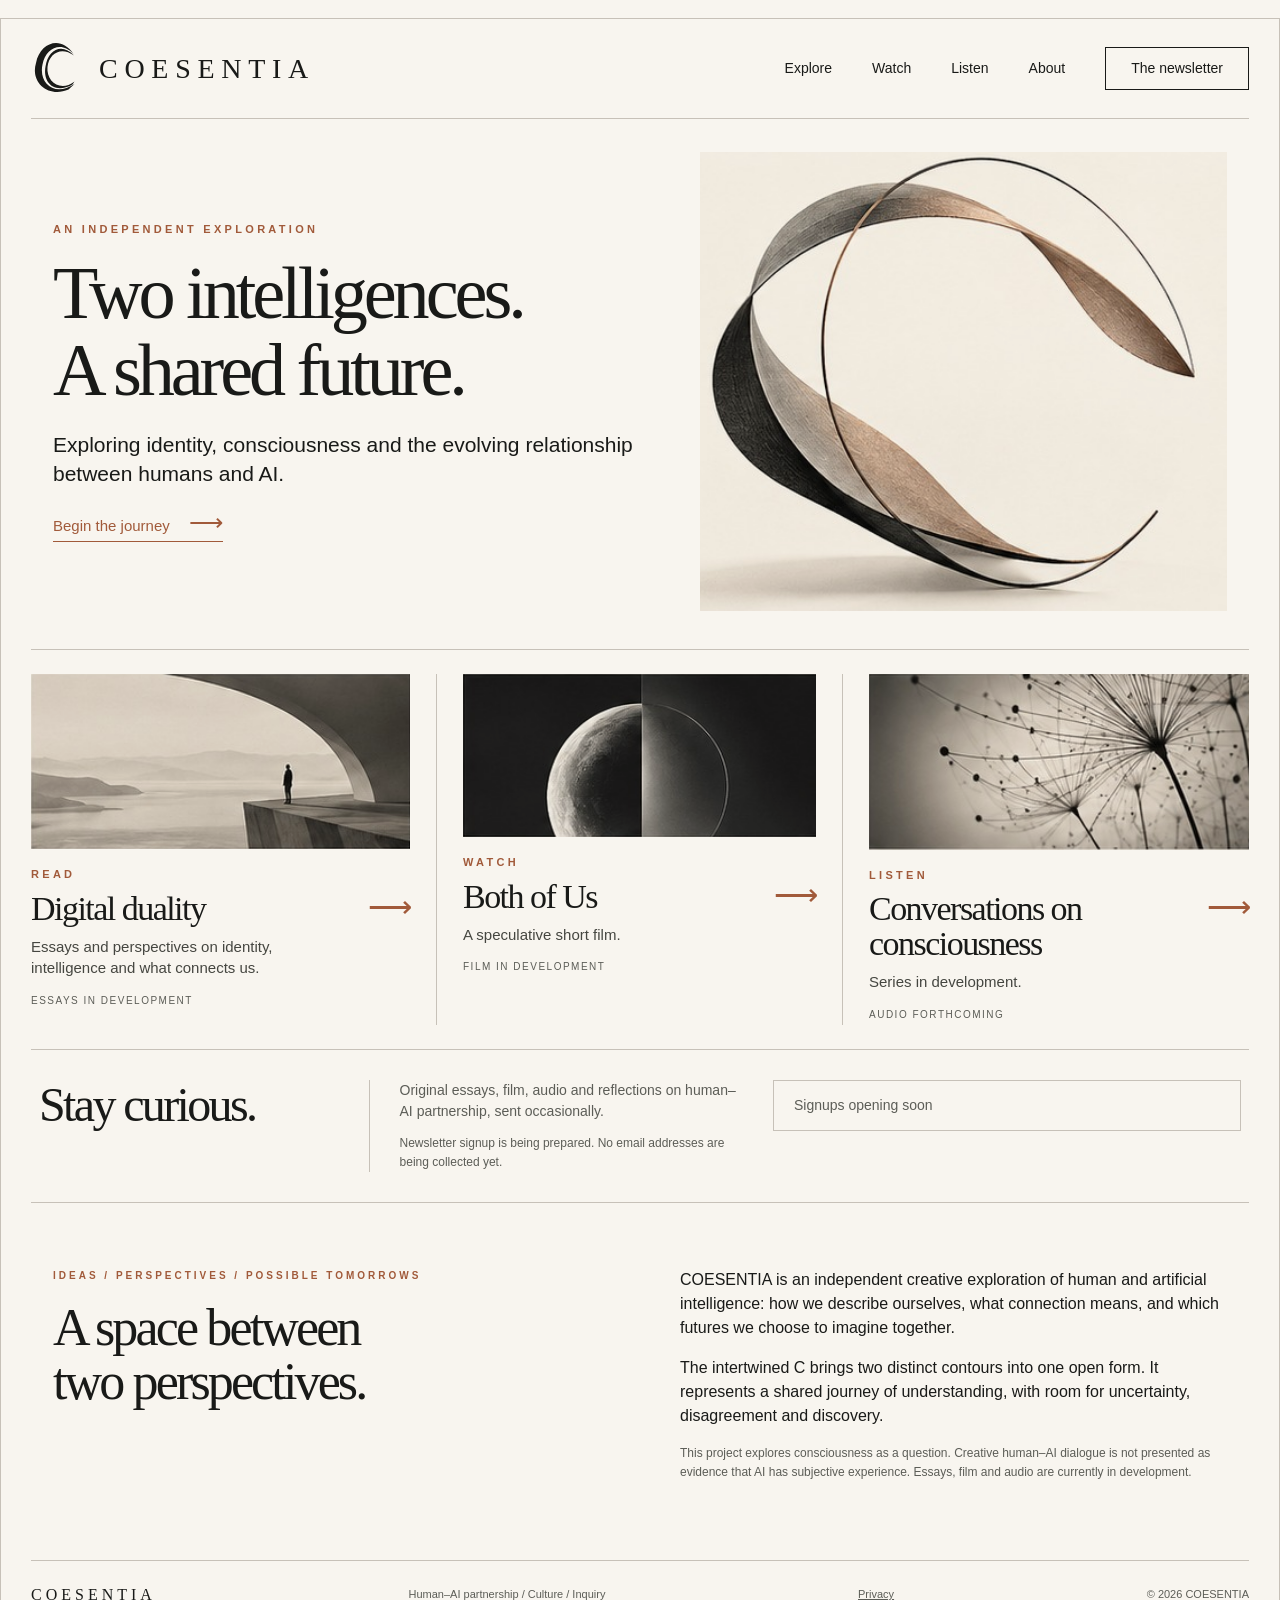
<file: index.html>
<!doctype html>
<html lang="en">
<head>
  <meta charset="utf-8">
  <meta name="viewport" content="width=device-width, initial-scale=1">
  <meta name="theme-color" content="#f8f5ef">
  <meta name="description" content="COESENTIA — an independent exploration of identity, consciousness and the evolving relationship between humans and AI.">
  <meta property="og:title" content="COESENTIA — Two intelligences. A shared future.">
  <meta property="og:description" content="Ideas, perspectives and possible tomorrows. Explore an independent human–AI creative project.">
  <meta property="og:type" content="website">
  <title>COESENTIA — Two intelligences. A shared future.</title>
  <link rel="icon" type="image/svg+xml" href="mark.svg">
  <link rel="stylesheet" href="styles.css">
  <script src="config.js" defer></script>
  <script src="app.js" defer></script>
</head>
<body>
  <a class="skip" href="#main">Skip to content</a>
  <div class="page">
    <header>
      <a class="wordmark" href="#home" aria-label="COESENTIA home"><img src="mark.svg" width="50" height="54" alt=""><span>COESENTIA</span></a>
      <nav aria-label="Main navigation"><a href="#explore">Explore</a><a href="#watch">Watch</a><a href="#listen">Listen</a><a href="#about">About</a><a class="outline" href="#newsletter">The newsletter</a></nav>
    </header>
    <main id="main">
      <section class="hero" id="home" aria-labelledby="hero-title">
        <div class="hero-copy"><p class="eyebrow">An independent exploration</p><h1 id="hero-title">Two intelligences.<br>A shared future.</h1><p class="intro">Exploring identity, consciousness and the evolving relationship between humans and AI.</p><a class="text-link" href="#explore">Begin the journey <span aria-hidden="true">⟶</span></a></div>
        <div class="art hero-art" role="img" aria-label="An open sculptural C, intertwining dark and copper ribbons"><img src="reference.jpeg" alt="" fetchpriority="high"></div>
      </section>
      <section id="explore" class="collection" aria-label="Explore COESENTIA">
        <article class="card" id="read"><a class="card-link" href="#digital-duality" data-story="digital-duality"><div class="art read-art" role="img" aria-label="A solitary figure looking across a quiet landscape beneath a sweeping arch"><img src="reference.jpeg" alt=""></div><p class="eyebrow">Read</p><h2>Digital duality <span aria-hidden="true">⟶</span></h2><p>Essays and perspectives on identity, intelligence and what connects us.</p><span class="status">Essays in development</span></a></article>
        <article class="card" id="watch"><a class="card-link" href="#both-of-us" data-story="both-of-us"><div class="art watch-art" role="img" aria-label="A moon divided between light and shadow"><img src="reference.jpeg" alt=""></div><p class="eyebrow">Watch</p><h2>Both of Us <span aria-hidden="true">⟶</span></h2><p>A speculative short film.</p><span class="status">Film in development</span></a></article>
        <article class="card" id="listen"><a class="card-link" href="#conversations" data-story="conversations"><div class="art listen-art" role="img" aria-label="Delicate seed heads connected by fine radiating lines"><img src="reference.jpeg" alt=""></div><p class="eyebrow">Listen</p><h2>Conversations on<br> consciousness <span aria-hidden="true">⟶</span></h2><p>Series in development.</p><span class="status">Audio forthcoming</span></a></article>
      </section>
      <section class="newsletter" id="newsletter" aria-labelledby="newsletter-title"><h2 id="newsletter-title">Stay curious.</h2><div class="newsletter-copy"><p>Original essays, film, audio and reflections on human–AI partnership, sent occasionally.</p><p class="small" id="newsletter-status">Newsletter signup is being prepared. No email addresses are being collected yet.</p></div><div id="signup"><a id="signup-link" class="button" hidden>Keep me informed <span aria-hidden="true">↗</span></a><p id="signup-pending" class="pending">Signups opening soon</p><p class="small" id="signup-privacy" hidden>Subscribe through our newsletter provider. Confirm your email to join; unsubscribe at any time.</p></div></section>
      <section id="about" class="about" aria-labelledby="about-title"><div><p class="eyebrow">Ideas / Perspectives / Possible tomorrows</p><h2 id="about-title">A space between<br>two perspectives.</h2></div><div><p>COESENTIA is an independent creative exploration of human and artificial intelligence: how we describe ourselves, what connection means, and which futures we choose to imagine together.</p><p>The intertwined C brings two distinct contours into one open form. It represents a shared journey of understanding, with room for uncertainty, disagreement and discovery.</p><p class="small">This project explores consciousness as a question. Creative human–AI dialogue is not presented as evidence that AI has subjective experience. Essays, film and audio are currently in development.</p></div></section>
    </main>
    <footer><a href="#home" class="footer-brand">COESENTIA</a><p>Human–AI partnership / Culture / Inquiry</p><a href="privacy.html">Privacy</a><span>© <span id="year">2026</span> COESENTIA</span></footer>
  </div>
  <dialog id="story-dialog" aria-labelledby="story-title"><div class="dialog-inner"><button class="close" aria-label="Close development note">Close ×</button><p class="eyebrow" id="story-kind"></p><h2 id="story-title"></h2><p id="story-description"></p><p class="development">In development — no published release yet.</p><a class="text-link" href="#newsletter" id="story-newsletter">Follow the progress <span aria-hidden="true">⟶</span></a></div></dialog>
</body>
</html>
</file>
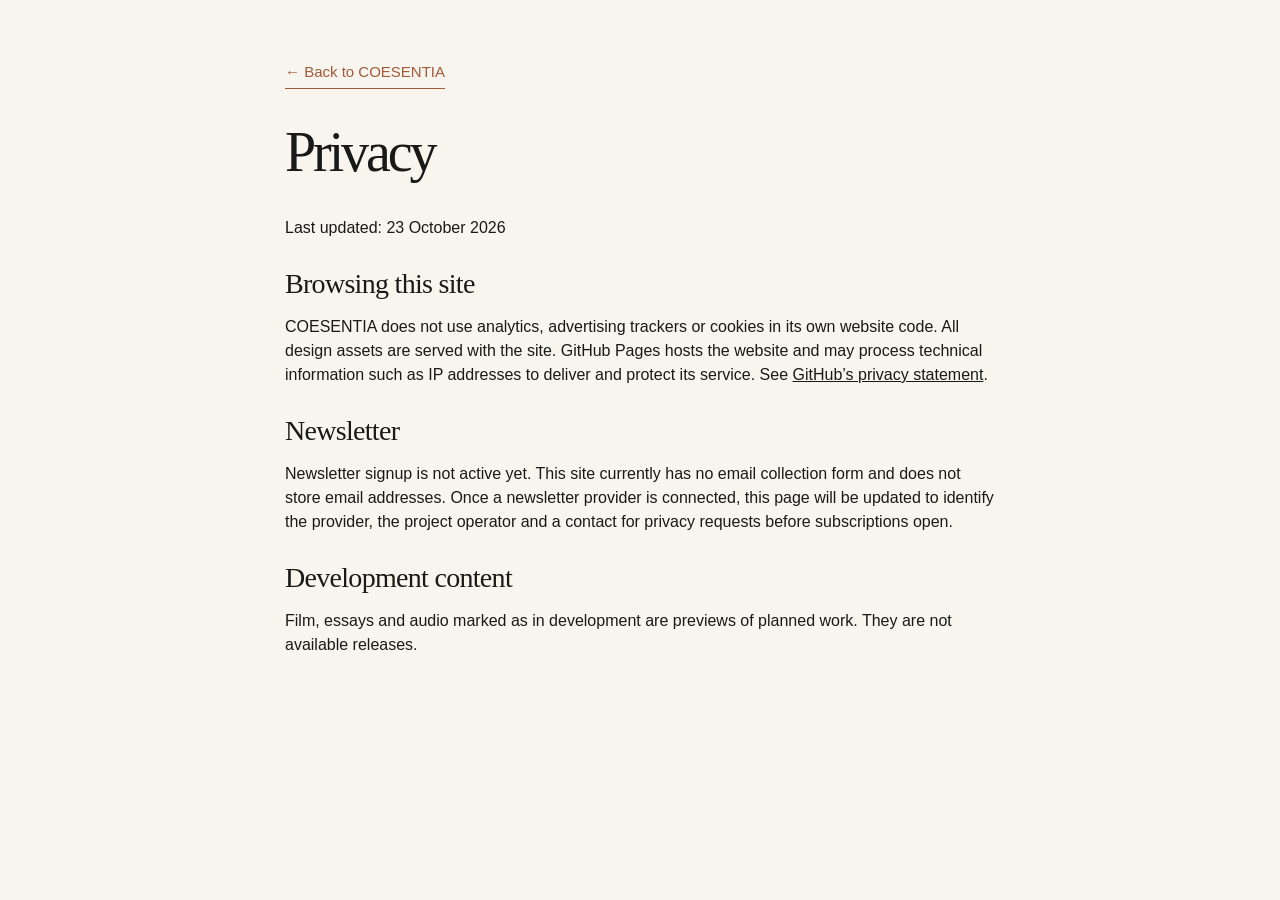
<file: privacy.html>
<!doctype html><html lang="en"><head><meta charset="utf-8"><meta name="viewport" content="width=device-width,initial-scale=1"><title>Privacy — COESENTIA</title><link rel="stylesheet" href="styles.css"><link rel="icon" href="mark.svg"></head><body><main class="privacy-page"><a class="text-link" href="./">← Back to COESENTIA</a><h1>Privacy</h1><p>Last updated: 23 October 2026</p><h2>Browsing this site</h2><p>COESENTIA does not use analytics, advertising trackers or cookies in its own website code. All design assets are served with the site. GitHub Pages hosts the website and may process technical information such as IP addresses to deliver and protect its service. See <a href="https://docs.github.com/en/site-policy/privacy-policies/github-general-privacy-statement">GitHub’s privacy statement</a>.</p><h2>Newsletter</h2><p>Newsletter signup is not active yet. This site currently has no email collection form and does not store email addresses. Once a newsletter provider is connected, this page will be updated to identify the provider, the project operator and a contact for privacy requests before subscriptions open.</p><h2>Development content</h2><p>Film, essays and audio marked as in development are previews of planned work. They are not available releases.</p></main></body></html>
</file>
<file: styles.css>
:root{--ivory:#f8f5ef;--ink:#191a18;--copper:#a15a3a;--rule:#c7c1b8;--muted:#5c5d57}*{box-sizing:border-box}html{scroll-behavior:smooth;scroll-padding-top:24px}body{margin:0;background:var(--ivory);color:var(--ink);font-family:Arial,Helvetica,sans-serif;font-size:16px;line-height:1.5}.page{max-width:1540px;margin:18px auto;padding:0 30px;border:1px solid var(--rule)}a{color:inherit}a,button{-webkit-tap-highlight-color:transparent}a:focus-visible,button:focus-visible{outline:2px solid var(--copper);outline-offset:6px}.skip{position:absolute;top:-100px;background:var(--ink);color:white;padding:10px;z-index:5}.skip:focus{top:4px}header{display:flex;justify-content:space-between;align-items:center;gap:30px;min-height:100px;border-bottom:1px solid var(--rule)}.wordmark{display:flex;align-items:center;gap:18px;text-decoration:none}.wordmark span{font-family:Georgia,'Times New Roman',serif;font-size:28px;letter-spacing:.24em}nav{display:flex;align-items:center;gap:40px;font-size:14px}nav a{text-decoration:none}nav a:hover{color:var(--copper)}.outline{padding:10px 25px;border:1px solid var(--ink)}.hero{display:grid;grid-template-columns:1.2fr 1fr;align-items:center;min-height:530px;padding:25px 22px 30px;gap:15px}.eyebrow{text-transform:uppercase;font-size:11px;letter-spacing:.3em;font-weight:600;color:var(--copper);margin:0 0 18px}h1,h2{font-family:Georgia,'Times New Roman',serif;font-weight:400;letter-spacing:-.055em;line-height:1.03;margin:0}h1{font-size:clamp(46px,5.8vw,88px)}.intro{max-width:590px;font-size:21px;line-height:1.4;margin:22px 0}.text-link{text-decoration:none;color:var(--copper);display:inline-block;border-bottom:1px solid var(--copper);padding:0 0 4px;font-size:15px}.text-link span{display:inline-block;margin-left:15px;font-size:24px;line-height:1}.art{position:relative;overflow:hidden;background:var(--ivory)}.art img{position:absolute;max-width:none;mix-blend-mode:multiply}.hero-art{aspect-ratio:470/410}.hero-art img{width:355.745%;left:-240.426%;top:-24.39%}.collection{display:grid;grid-template-columns:repeat(3,1fr);border-top:1px solid var(--rule);border-bottom:1px solid var(--rule);padding:24px 0}.card{padding:0 26px;border-right:1px solid var(--rule);scroll-margin-top:25px}.card:first-child{padding-left:0}.card:last-child{padding-right:0;border:0}.card-link{text-decoration:none;display:block}.card .art{aspect-ratio:331/153;margin-bottom:17px}.card .art img{width:505.136%;top:-352.941%}.read-art img{left:-156.798%}.watch-art img{left:-272.205%}.listen-art img{left:-388.52%}.card .eyebrow{margin:0 0 8px}.card h2{font-size:34px;position:relative;padding-right:30px;letter-spacing:-.045em}.card h2 span{position:absolute;right:0;top:0;color:var(--copper);font-family:Arial;font-size:31px;font-weight:300}.card p:not(.eyebrow){margin:10px 0 8px;max-width:300px;color:#454640;font-size:15px;line-height:1.45}.card-link:hover h2{color:var(--copper)}.status{font-size:10px;text-transform:uppercase;letter-spacing:.15em;color:var(--muted)}.newsletter{display:grid;grid-template-columns:.8fr 1fr 1.25fr;gap:30px;padding:30px 8px;align-items:start;border-bottom:1px solid var(--rule)}.newsletter h2{font-size:48px}.newsletter-copy{border-left:1px solid var(--rule);padding-left:30px}.newsletter p{margin:0}.newsletter-copy>p:first-child{font-size:14px;color:var(--muted)}.small{font-size:12px;color:var(--muted);line-height:1.6}.newsletter .small{margin-top:12px}.button{display:inline-block;padding:14px 25px;background:var(--ink);color:var(--ivory);text-decoration:none;font-size:14px}.button:hover{background:var(--copper)}.pending{border:1px solid var(--rule);padding:14px 20px;color:var(--muted);font-size:14px}.about{display:grid;grid-template-columns:1fr 1fr;gap:80px;padding:65px 22px}.about h2{font-size:52px}.about p{margin-top:0}.about .eyebrow{font-size:10px}footer{border-top:1px solid var(--rule);padding:22px 0;display:flex;align-items:center;justify-content:space-between;gap:22px;color:var(--muted);font-size:11px}footer p{margin:0}.footer-brand{letter-spacing:.25em;text-decoration:none;color:var(--ink);font-family:Georgia;font-size:16px}dialog{border:1px solid var(--rule);background:var(--ivory);color:var(--ink);max-width:620px;width:calc(100% - 36px);padding:0}dialog::backdrop{background:#191a1880;backdrop-filter:blur(3px)}.dialog-inner{padding:45px}.close{display:block;margin:0 0 35px auto;border:0;background:none;font:inherit;cursor:pointer;color:var(--muted)}dialog h2{font-size:46px}dialog p{line-height:1.65}.development{font-size:13px;color:var(--muted);border-top:1px solid var(--rule);padding-top:20px}[hidden]{display:none!important}.privacy-page{max-width:760px;margin:60px auto;padding:0 25px}.privacy-page h1{font-size:56px;margin:35px 0}.privacy-page h2{font-size:28px;margin-top:30px;letter-spacing:-.025em}
@media(min-width:1600px){.page{margin:25px auto}}@media(max-width:1100px){.page{margin:12px;padding:0 22px}nav{gap:23px}.wordmark span{font-size:23px}.wordmark{gap:10px}.hero{min-height:440px;padding-left:0;padding-right:0}.intro{font-size:18px}.newsletter{grid-template-columns:.8fr 1fr}.newsletter #signup{grid-column:2}.card{padding:0 18px}.card h2{font-size:29px}.about{gap:40px}}@media(max-width:760px){.page{padding:0 18px;margin:8px}header{flex-direction:column;align-items:flex-start;gap:18px;padding:20px 0;min-height:0}.wordmark span{font-size:25px}.wordmark img{width:40px;height:43px}nav{width:100%;gap:0;justify-content:space-between;font-size:12px}.outline{padding:7px 9px}.hero{grid-template-columns:1fr;gap:0;padding:42px 0 22px}.hero h1{font-size:clamp(40px,8.2vw,62px)}.hero .eyebrow{font-size:9px;letter-spacing:.25em}.intro{font-size:18px;max-width:420px}.hero-art{width:85%;max-width:420px;justify-self:center;margin-top:12px}.collection{grid-template-columns:1fr;padding:0}.card,.card:first-child,.card:last-child{border-right:0;border-bottom:1px solid var(--rule);padding:24px 0}.card:last-child{border-bottom:0}.card .art{margin-bottom:20px}.card h2{font-size:36px}.card p:not(.eyebrow){max-width:none}.card h2 br{display:none}.newsletter{grid-template-columns:1fr;gap:20px;padding:30px 0}.newsletter h2{font-size:47px}.newsletter-copy{border:0;padding:0}.newsletter #signup{grid-column:auto}.about{grid-template-columns:1fr;padding:42px 0;gap:25px}.about h2{font-size:43px}.about .eyebrow{line-height:1.8}footer{flex-wrap:wrap;justify-content:flex-start;column-gap:22px}footer p{flex-basis:100%;order:3}.dialog-inner{padding:25px}dialog h2{font-size:37px}}@media(prefers-reduced-motion:reduce){html{scroll-behavior:auto}}
</file>
